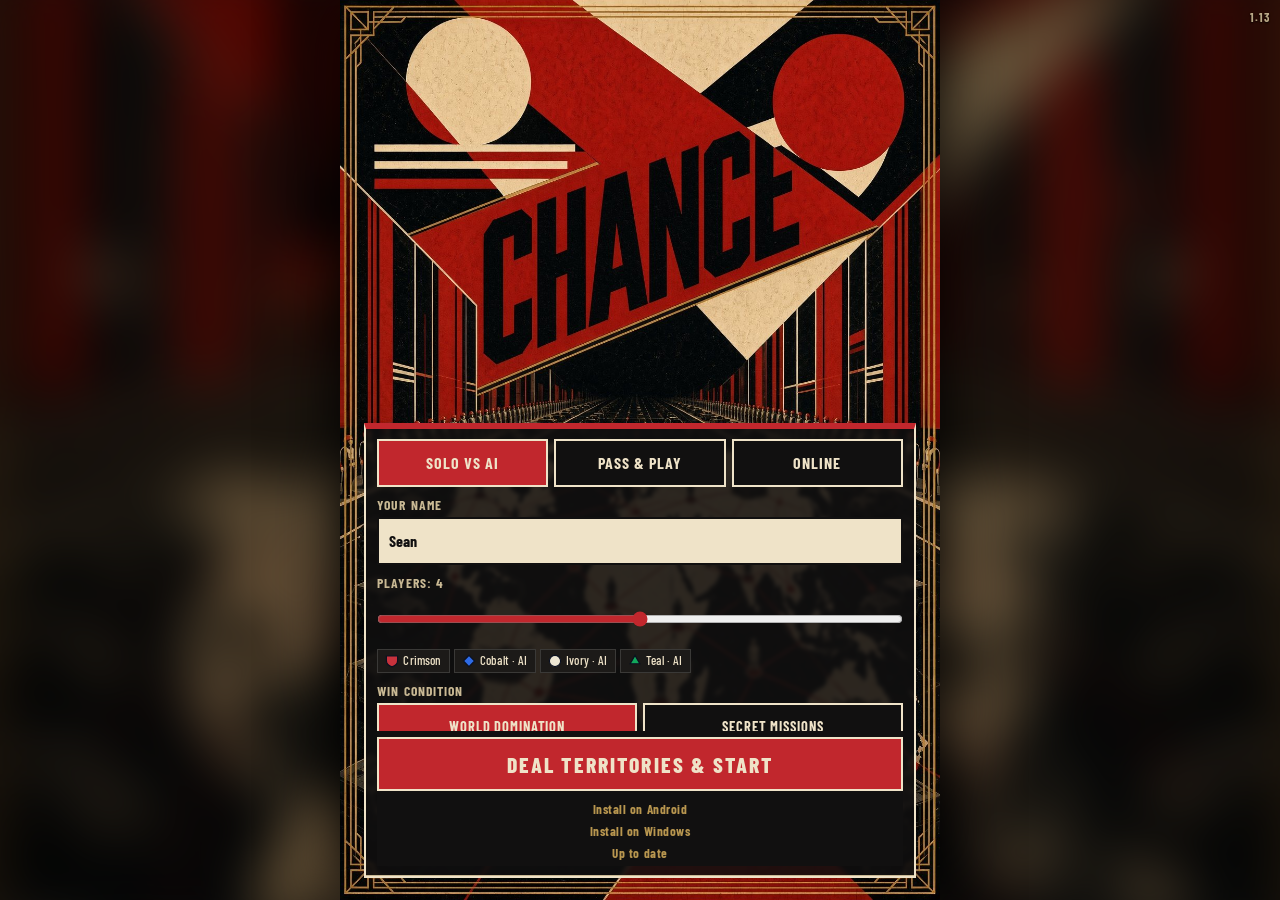
<file: index.html>
<!doctype html>
<html lang="en">
  <head>
    <meta charset="UTF-8" />
    <meta name="viewport" content="width=device-width, initial-scale=1, viewport-fit=cover" />
    <meta name="theme-color" content="#0a1020" />
    <title>Chance 1.13</title>
    <script type="module" crossorigin src="./assets/index-BIp44UW7.js"></script>
    <link rel="stylesheet" crossorigin href="./assets/index-C8gAPzBz.css">
  </head>
  <body>
    <div id="root"></div>
  </body>
</html>
</file>
<file: assets/index-C8gAPzBz.css>
/*! tailwindcss v4.3.3 | MIT License | https://tailwindcss.com */@layer properties{@supports (((-webkit-hyphens:none)) and (not (margin-trim:inline))) or ((-moz-orient:inline) and (not (color:rgb(from red r g b)))){*,:before,:after,::backdrop{--tw-rotate-x:initial;--tw-rotate-y:initial;--tw-rotate-z:initial;--tw-skew-x:initial;--tw-skew-y:initial;--tw-space-y-reverse:0;--tw-font-weight:initial;--tw-tracking:initial;--tw-ordinal:initial;--tw-slashed-zero:initial;--tw-numeric-figure:initial;--tw-numeric-spacing:initial;--tw-numeric-fraction:initial;--tw-shadow:0 0 #0000;--tw-shadow-color:initial;--tw-shadow-alpha:100%;--tw-inset-shadow:0 0 #0000;--tw-inset-shadow-color:initial;--tw-inset-shadow-alpha:100%;--tw-ring-color:initial;--tw-ring-shadow:0 0 #0000;--tw-inset-ring-color:initial;--tw-inset-ring-shadow:0 0 #0000;--tw-ring-inset:initial;--tw-ring-offset-width:0px;--tw-ring-offset-color:#fff;--tw-ring-offset-shadow:0 0 #0000;--tw-outline-style:solid;--tw-blur:initial;--tw-brightness:initial;--tw-contrast:initial;--tw-grayscale:initial;--tw-hue-rotate:initial;--tw-invert:initial;--tw-opacity:initial;--tw-saturate:initial;--tw-sepia:initial;--tw-drop-shadow:initial;--tw-drop-shadow-color:initial;--tw-drop-shadow-alpha:100%;--tw-drop-shadow-size:initial}}}@layer theme{:root,:host{--font-sans:-apple-system, BlinkMacSystemFont, "Segoe UI", Roboto, "Helvetica Neue", "Noto Sans", Arial, sans-serif, "Apple Color Emoji", "Segoe UI Emoji", "Segoe UI Symbol", "Noto Color Emoji";--font-mono:ui-monospace, SFMono-Regular, Menlo, Monaco, Consolas, "Liberation Mono", "Courier New", monospace;--color-red-300:oklch(80.8% .114 19.571);--spacing:.25rem;--container-sm:24rem;--text-xs:.75rem;--text-xs--line-height:calc(1 / .75);--text-sm:.875rem;--text-sm--line-height:calc(1.25 / .875);--text-lg:1.125rem;--text-lg--line-height:calc(1.75 / 1.125);--text-2xl:1.5rem;--text-2xl--line-height:calc(2 / 1.5);--font-weight-bold:700;--font-weight-black:900;--tracking-wider:.05em;--default-font-family:var(--font-sans);--default-mono-font-family:var(--font-mono)}}@layer base{*,:after,:before,::backdrop{box-sizing:border-box;border:0 solid;margin:0;padding:0}::file-selector-button{box-sizing:border-box;border:0 solid;margin:0;padding:0}html,:host{-webkit-text-size-adjust:100%;-moz-tab-size:4;tab-size:4;line-height:1.5;font-family:var(--default-font-family,-apple-system, BlinkMacSystemFont, "Segoe UI", Roboto, "Helvetica Neue", "Noto Sans", Arial, sans-serif, "Apple Color Emoji", "Segoe UI Emoji", "Segoe UI Symbol", "Noto Color Emoji");font-feature-settings:var(--default-font-feature-settings,normal);font-variation-settings:var(--default-font-variation-settings,normal);-webkit-tap-highlight-color:transparent}hr{height:0;color:inherit;border-top-width:1px}abbr:where([title]){-webkit-text-decoration:underline dotted;text-decoration:underline dotted}h1,h2,h3,h4,h5,h6{font-size:inherit;font-weight:inherit}a{color:inherit;-webkit-text-decoration:inherit;text-decoration:inherit}b,strong{font-weight:bolder}code,kbd,samp,pre{font-family:var(--default-mono-font-family,ui-monospace, SFMono-Regular, Menlo, Monaco, Consolas, "Liberation Mono", "Courier New", monospace);font-feature-settings:var(--default-mono-font-feature-settings,normal);font-variation-settings:var(--default-mono-font-variation-settings,normal);font-size:1em}small{font-size:80%}sub,sup{vertical-align:baseline;font-size:75%;line-height:0;position:relative}sub{bottom:-.25em}sup{top:-.5em}table{text-indent:0;border-color:inherit;border-collapse:collapse}:-moz-focusring:where(:not(iframe)){outline:auto}progress{vertical-align:baseline}summary{display:list-item}ol,ul,menu{list-style:none}img,svg,video,canvas,audio,iframe,embed,object{vertical-align:middle;display:block}img,video{max-width:100%;height:auto}button,input,select,optgroup,textarea{font:inherit;font-feature-settings:inherit;font-variation-settings:inherit;letter-spacing:inherit;color:inherit;opacity:1;background-color:#0000;border-radius:0}::file-selector-button{font:inherit;font-feature-settings:inherit;font-variation-settings:inherit;letter-spacing:inherit;color:inherit;opacity:1;background-color:#0000;border-radius:0}:where(select:is([multiple],[size])) optgroup{font-weight:bolder}:where(select:is([multiple],[size])) optgroup option{padding-inline-start:20px}::file-selector-button{margin-inline-end:4px}::placeholder{opacity:1}@supports (not ((-webkit-appearance:-apple-pay-button))) or (contain-intrinsic-size:1px){::placeholder{color:currentColor}@supports (color:color-mix(in lab,red,red)){::placeholder{color:color-mix(in oklab,currentcolor 50%,transparent)}}}textarea{resize:vertical}::-webkit-search-decoration{-webkit-appearance:none}::-webkit-date-and-time-value{min-height:1lh;text-align:inherit}::-webkit-datetime-edit{display:inline-flex}::-webkit-datetime-edit-fields-wrapper{padding:0}::-webkit-datetime-edit{padding-block:0}::-webkit-datetime-edit-year-field{padding-block:0}::-webkit-datetime-edit-month-field{padding-block:0}::-webkit-datetime-edit-day-field{padding-block:0}::-webkit-datetime-edit-hour-field{padding-block:0}::-webkit-datetime-edit-minute-field{padding-block:0}::-webkit-datetime-edit-second-field{padding-block:0}::-webkit-datetime-edit-millisecond-field{padding-block:0}::-webkit-datetime-edit-meridiem-field{padding-block:0}::-webkit-calendar-picker-indicator{line-height:1}:-moz-ui-invalid{box-shadow:none}button,input:where([type=button],[type=reset],[type=submit]){-webkit-appearance:button;-moz-appearance:button;appearance:button}::file-selector-button{-webkit-appearance:button;-moz-appearance:button;appearance:button}::-webkit-inner-spin-button{height:auto}::-webkit-outer-spin-button{height:auto}[hidden]:where(:not([hidden=until-found])){display:none!important}}@layer components;@layer utilities{.invisible{visibility:hidden}.visible{visibility:visible}.relative{position:relative}.static{position:static}.my-1{margin-block:var(--spacing)}.my-2{margin-block:calc(var(--spacing) * 2)}.mt-1{margin-top:var(--spacing)}.mt-2{margin-top:calc(var(--spacing) * 2)}.mb-1{margin-bottom:var(--spacing)}.mb-2{margin-bottom:calc(var(--spacing) * 2)}.mb-3{margin-bottom:calc(var(--spacing) * 3)}.block{display:block}.flex{display:flex}.grid{display:grid}.hidden{display:none}.inline{display:inline}.inline-block{display:inline-block}.table{display:table}.w-full{width:100%}.max-w-sm{max-width:var(--container-sm)}.flex-1{flex:1}.shrink{flex-shrink:1}.grow{flex-grow:1}.transform{transform:var(--tw-rotate-x,) var(--tw-rotate-y,) var(--tw-rotate-z,) var(--tw-skew-x,) var(--tw-skew-y,)}.cursor-pointer{cursor:pointer}.resize{resize:both}.grid-cols-2{grid-template-columns:repeat(2,minmax(0,1fr))}.grid-cols-3{grid-template-columns:repeat(3,minmax(0,1fr))}.flex-wrap{flex-wrap:wrap}.items-center{align-items:center}.justify-center{justify-content:center}.gap-1{gap:var(--spacing)}.gap-1\.5{gap:calc(var(--spacing) * 1.5)}.gap-2{gap:calc(var(--spacing) * 2)}:where(.space-y-1>:not(:last-child)){--tw-space-y-reverse:0;margin-block-start:calc(var(--spacing) * var(--tw-space-y-reverse));margin-block-end:calc(var(--spacing) * calc(1 - var(--tw-space-y-reverse)))}.rounded{border-radius:.25rem}.text-center{text-align:center}.text-left{text-align:left}.align-middle{vertical-align:middle}.text-2xl{font-size:var(--text-2xl);line-height:var(--tw-leading,var(--text-2xl--line-height))}.text-lg{font-size:var(--text-lg);line-height:var(--tw-leading,var(--text-lg--line-height))}.text-sm{font-size:var(--text-sm);line-height:var(--tw-leading,var(--text-sm--line-height))}.text-xs{font-size:var(--text-xs);line-height:var(--tw-leading,var(--text-xs--line-height))}.font-black{--tw-font-weight:var(--font-weight-black);font-weight:var(--font-weight-black)}.font-bold{--tw-font-weight:var(--font-weight-bold);font-weight:var(--font-weight-bold)}.tracking-wider{--tw-tracking:var(--tracking-wider);letter-spacing:var(--tracking-wider)}.text-\[\#C9B994\]{color:#c9b994}.text-\[\#E9DCC0\]{color:#e9dcc0}.text-\[\#ffd257\]{color:#ffd257}.text-red-300{color:var(--color-red-300)}.uppercase{text-transform:uppercase}.tabular-nums{--tw-numeric-spacing:tabular-nums;font-variant-numeric:var(--tw-ordinal,) var(--tw-slashed-zero,) var(--tw-numeric-figure,) var(--tw-numeric-spacing,) var(--tw-numeric-fraction,)}.line-through{text-decoration-line:line-through}.accent-\[\#C1272D\]{accent-color:#c1272d}.opacity-40{opacity:.4}.shadow{--tw-shadow:0 1px 3px 0 var(--tw-shadow-color,#0000001a), 0 1px 2px -1px var(--tw-shadow-color,#0000001a);box-shadow:var(--tw-inset-shadow),var(--tw-inset-ring-shadow),var(--tw-ring-offset-shadow),var(--tw-ring-shadow),var(--tw-shadow)}.ring{--tw-ring-shadow:var(--tw-ring-inset,) 0 0 0 calc(1px + var(--tw-ring-offset-width)) var(--tw-ring-color,currentcolor);box-shadow:var(--tw-inset-shadow),var(--tw-inset-ring-shadow),var(--tw-ring-offset-shadow),var(--tw-ring-shadow),var(--tw-shadow)}.outline{outline-style:var(--tw-outline-style);outline-width:1px}.filter{filter:var(--tw-blur,) var(--tw-brightness,) var(--tw-contrast,) var(--tw-grayscale,) var(--tw-hue-rotate,) var(--tw-invert,) var(--tw-saturate,) var(--tw-sepia,) var(--tw-drop-shadow,)}}@font-face{font-family:Chance Serif;src:url(./DejaVuSerif-Bold-DDJWXn0h.ttf)format("truetype");font-weight:700;font-display:block}@font-face{font-family:Chance Condensed;src:url(./BarlowCondensed-Medium-D5SstYzJ.ttf)format("truetype");font-weight:500;font-display:swap}@font-face{font-family:Chance Condensed;src:url(./BarlowCondensed-Bold-B8gd-ZdH.ttf)format("truetype");font-weight:700;font-display:swap}@font-face{font-family:Chance Condensed;src:url(./BarlowCondensed-ExtraBold-BvZWzdVf.ttf)format("truetype");font-weight:800;font-display:swap}:root{--red:#c1272d;--red-hi:#d8363c;--ink:#111010;--ink2:#1c1a18;--cream:#efe3c8;--cream2:#c9b994;--gold:#b8964f}html,body,#root{background:var(--ink);color:var(--cream);letter-spacing:.01em;margin:0;font-family:Chance Condensed,Barlow Condensed,Arial Narrow,system-ui,sans-serif;font-weight:500}.menu-bg{background:var(--ink)}.btn{background:var(--ink);border:2px solid var(--cream);color:var(--cream);text-transform:uppercase;letter-spacing:.06em;border-radius:0;padding:.4rem .8rem;font-weight:700}.btn:hover{background:#2a2622}.btn:disabled,.btn:disabled:hover{opacity:.45;cursor:not-allowed;background:var(--ink);filter:grayscale(.2)}.btn-on{background:var(--red);color:var(--cream);border-color:var(--cream)}.btn-on:hover{background:var(--red-hi)}.btn-sm{padding:.3rem .65rem;font-size:.9rem}.btn-xs{border-width:1px;padding:.15rem .45rem;font-size:.78rem}.btn-start{letter-spacing:.1em;box-shadow:4px 4px 0 var(--ink);padding:.55rem;font-size:1.35rem;font-weight:800}.panel{border:2px solid var(--cream2);border-top:6px solid var(--red);background:#111010ee;border-radius:0;padding:.6rem .75rem}.card{background:var(--cream);color:var(--ink);border:1px solid var(--ink);border-radius:0;padding:.15rem .4rem;font-size:.78rem;font-weight:700}.wordmark{letter-spacing:.08em;background:var(--red);color:var(--ink);padding:0 .5rem;font-size:1.35rem;font-weight:800;display:inline-block;transform:skew(-12deg)}.lbl{text-transform:uppercase;letter-spacing:.08em;color:var(--cream2);margin-bottom:.1rem;font-size:.85rem;font-weight:700;display:block}.field{background:var(--cream);width:100%;color:var(--ink);border:2px solid var(--ink);border-radius:0;padding:.3rem .6rem;font-size:1rem;font-weight:700}.chip{background:var(--ink2);border:1px solid #fff2;align-items:center;gap:.25rem;padding:.1rem .45rem;font-size:.8rem;display:flex}.hint{color:var(--cream2);margin-bottom:.5rem;font-size:.82rem;line-height:1.2}.install-links{flex-direction:column;align-items:center;gap:.15rem;margin-top:.55rem;display:flex}.install-links a,.install-links button[data-act=update]{letter-spacing:.04em;color:var(--gold);text-align:center;cursor:pointer;background:0 0;border:0;padding:0;font-family:inherit;font-size:.82rem;font-weight:700;text-decoration:none}.install-links a:hover,.install-links button[data-act=update]:hover{color:var(--cream)}.install-links button[data-act=update]:disabled{cursor:default;opacity:.85}.build-label{top:calc(8px + env(safe-area-inset-top));right:calc(10px + env(safe-area-inset-right));letter-spacing:.08em;color:var(--cream2);opacity:.9;pointer-events:none;z-index:5;text-shadow:0 1px 2px #000;margin:0;font-size:.78rem;font-weight:700;position:fixed}.title-screen{background:var(--ink);justify-content:center;align-items:center;display:flex;position:fixed;top:0;right:0;bottom:0;left:0;overflow:hidden}.title-screen:before{content:"";background:var(--poster) center / cover no-repeat;filter:blur(28px)brightness(.45)saturate(1.2);position:absolute;top:-40px;right:-40px;bottom:-40px;left:-40px}.poster-box{aspect-ratio:2/3;max-width:100vw;height:min(100dvh,150vw);position:relative;box-shadow:0 0 60px #000}.poster-img{object-fit:contain;-webkit-user-select:none;user-select:none;width:100%;height:100%;display:block}.poster-slot{justify-content:center;align-items:flex-end;display:flex;position:absolute;top:47%;right:4%;bottom:2.5%;left:4%}.poster-panel{border:2px solid var(--cream);border-top:6px solid var(--red);-webkit-backdrop-filter:blur(2px);backdrop-filter:blur(2px);width:100%;max-height:100%;color:var(--cream);background:#111010dd;padding:.6rem .7rem;overflow-y:auto}.poster-panel.loading{text-align:center;text-transform:uppercase;letter-spacing:.15em;max-width:70%;font-size:1.1rem;font-weight:800}.loadbar{border:2px solid var(--cream);height:10px;margin-bottom:.4rem;overflow:hidden}.loadbar i{background:var(--red);width:40%;height:100%;animation:.9s ease-in-out infinite alternate load;display:block}@keyframes load{0%{transform:translate(-100%)}to{transform:translate(250%)}}@media(max-aspect-ratio:2/3){.title-screen{align-items:flex-start}.poster-box{width:100vw;height:auto}.poster-slot{top:auto;left:16px;right:16px;bottom:calc(16px + env(safe-area-inset-bottom));position:fixed}.poster-panel{max-height:calc(100dvh - 32px - 82vw)}}.turnchip{text-transform:uppercase;letter-spacing:.05em;text-transform:capitalize;border:2px solid #0a1020;border-radius:0;margin-left:auto;padding:.15rem .7rem;font-size:.8rem;font-weight:700}.overlay{z-index:20;background:#111010cc;justify-content:center;align-items:center;display:flex;position:fixed;top:0;right:0;bottom:0;left:0}.game{box-sizing:border-box;height:100dvh;max-height:100dvh;padding:env(safe-area-inset-top,0px) env(safe-area-inset-right,0px) env(safe-area-inset-bottom,0px) env(safe-area-inset-left,0px);display:grid;overflow:hidden}.topbar{background:var(--ink);border-bottom:4px solid var(--red);align-items:center;gap:6px;padding:4px 6px;display:flex}.boardwrap{touch-action:none;background:#020611;position:relative;overflow:hidden}.board{touch-action:none;-webkit-user-select:none;user-select:none;display:block}.side{flex-direction:column;min-width:0;min-height:0;display:flex}.zoombar{z-index:2;flex-wrap:nowrap;display:flex}.hitpad{fill:#0000;stroke:none;cursor:pointer;pointer-events:all}.labels,.oceans,.sealinks,.landroute{pointer-events:none}.terr{fill:#0000;stroke:#0000;cursor:pointer}.terr:hover{fill:#ffffff14}.terr.sel{fill:#ffffff2e;stroke:#fff;stroke-width:8px}.terr.tgt{fill:#ffd2571f;stroke:#ffd257;stroke-width:6px;stroke-dasharray:18 12}.army{pointer-events:none}.piece *{vector-effect:non-scaling-stroke}.plate,.piece,.dust,.merge{transform-box:fill-box;transform-origin:50%}.plate.drop{animation:.12s ease-out drop}@keyframes drop{0%{transform:scale(1.15)}to{transform:scale(1)}}.dust{opacity:0;animation:.42s ease-out dust}@keyframes dust{0%{opacity:.45;transform:scale(.8)}to{opacity:0;transform:scale(1.8)}}.plate.merge{animation:.12s ease-out drop}.merge .piece:first-child{animation:.26s cubic-bezier(.3,1.6,.6,1) snap}@keyframes snap{0%{opacity:.3;transform:scale(.4)}to{opacity:1;transform:scale(1)}}.plate.flip{animation:.18s ease-in-out flip}@keyframes flip{0%{transform:scaleX(-1)}50%{transform:scaleX(0)}to{transform:scaleX(1)}}.capflash{opacity:0;pointer-events:none;animation:.7s ease-out capflash}@keyframes capflash{0%{opacity:.25}to{opacity:0}}.pulse{opacity:0;pointer-events:none;animation:1.1s ease-out pulse}@keyframes pulse{50%{opacity:.5}}.attack{pointer-events:none}.arc{animation:.6s linear infinite march}@keyframes march{to{stroke-dashoffset:-140px}}.dicefloat{animation:1.3s ease-out forwards float}@keyframes float{0%{opacity:0;transform:translateY(20px)}15%{opacity:1}80%{opacity:1}to{opacity:0;transform:translateY(-40px)}}.flag{animation:.2s ease-out drop}@media(prefers-reduced-motion:reduce){:not(.mush-static):not(.die):not(.die-win){animation:none!important}}.zoombar.chipbar{background:var(--ink);scrollbar-width:none;border-bottom:1px solid #fff2;max-width:none;padding:.3rem .5rem;position:static}.zoombar.chipbar .btn-xs{white-space:nowrap;flex:none;padding:.2rem .55rem;font-size:.75rem}.mission{background:var(--cream);color:var(--ink);border:1px solid #0a1020;border-radius:0;padding:.4rem .6rem;border-left:6px solid var(--red)!important}.btn-nuke{color:var(--ink);border-color:var(--ink);background:#ffd21f}.btn-rev{background:var(--red);color:var(--cream)}.overlay-soft{background:#0a080673}.nukeprompt{box-shadow:0 0 0 4px var(--ink),0 0 40px #ffd21f59;border:3px solid #ffd21f}.nukeprompt.boom{animation:.5s 2 shake}.nukeprompt.rev{border-color:var(--red);box-shadow:0 0 0 4px var(--ink),0 0 40px #c1272d80}.nukehead{letter-spacing:.06em;color:#ffd21f;font-family:Barlow Condensed,sans-serif;font-size:1.9rem;font-weight:900;line-height:1}.nukeprompt.rev .nukehead{color:#ff6b6b}.bigdie{background:var(--cream);width:46px;height:46px;color:var(--ink);border:2px solid var(--ink);box-shadow:0 3px 0 var(--ink);border-radius:8px;place-items:center;font:900 26px Barlow Condensed,sans-serif;display:inline-grid}.bigdie.rolling{animation:.35s linear infinite roll}.bigdie.dbl{background:#7be08a}.homebadge{color:var(--cream2);align-items:center;gap:1px;font-size:11px;display:inline-flex}@keyframes roll{0%{transform:rotate(0)}50%{transform:rotate(14deg)translateY(-3px)}to{transform:rotate(0)}}@keyframes shake{0%,to{transform:translate(0)}25%{transform:translate(-6px)}75%{transform:translate(6px)}}.nukefx .ring{stroke:#ffd21f;transform-box:fill-box;transform-origin:50%;animation:1.3s ease-out forwards blast}.nukefx .r2{stroke:#ff5a1f;animation-delay:.15s}.nukefx .core{fill:#fff6c2;transform-box:fill-box;transform-origin:50%;animation:1.2s ease-out forwards flash}.nukefx.rev .ring{stroke:#c1272d}.nukefx.rev .core{fill:#ff9b9b}.nukefx.blocked .ring{stroke:#7be08a}.nukefx.blocked .core{fill:#c9f5cf}@keyframes blast{0%{opacity:1;transform:scale(.3)}to{opacity:0;transform:scale(6)}}@keyframes flash{0%{opacity:1;transform:scale(.2)}40%{opacity:.9;transform:scale(2.2)}to{opacity:0;transform:scale(3)}}.nuked .glow{transform-box:fill-box;transform-origin:50%;animation:2.4s ease-in-out infinite glow}@keyframes glow{50%{opacity:.4;transform:scale(1.25)}}.crosswarn{color:#fde68a;background:#facc151f;border:1px solid #facc15;border-radius:6px;padding:6px 8px}.mushroom *{transform-box:fill-box}.mushroom .mush-anim{animation:2.3s linear forwards m-all}.mushroom .mush-static{display:none}.mushroom .m-flash{transform-origin:50%;animation:2.3s ease-out forwards m-flash}.mushroom .m-shock{transform-origin:50%;animation:2.3s ease-out forwards m-shock}.mushroom .m-ground{transform-origin:50%;animation:2.3s ease-out forwards m-ground}.mushroom .m-stem{transform-origin:50% 100%;animation:2.3s cubic-bezier(.2,.8,.3,1) forwards m-stem}.mushroom .m-cap{transform-origin:50% 100%;animation:2.3s cubic-bezier(.2,.8,.3,1) forwards m-cap}.mushroom .m-rays{transform-origin:50%;animation:2.3s ease-out forwards m-rays}@keyframes m-all{0%,82%{opacity:1}to{opacity:0}}@keyframes m-flash{0%{opacity:1;transform:scale(.1)}12%{opacity:1;transform:scale(1.25)}22%{opacity:0;transform:scale(1.5)}to{opacity:0}}@keyframes m-shock{0%{opacity:0;transform:scale(.2)}6%{opacity:1}45%{opacity:0;transform:scale(2.6)}to{opacity:0}}@keyframes m-ground{0%,6%{transform:scale(0)}25%{transform:scale(1.15)}35%,to{transform:scale(1)}}@keyframes m-stem{0%,8%{transform:scaleY(0)}40%,to{transform:scaleY(1)}}@keyframes m-cap{0%,8%{transform:translateY(160px)scale(.15)}40%{transform:translateY(0)scale(1.06)}52%,to{transform:translateY(0)scale(1)}}@keyframes m-rays{0%,30%{opacity:0;transform:scale(0)rotate(0)}48%{opacity:1;transform:scale(1)rotate(8deg)}80%{opacity:1}to{opacity:0;transform:scale(1.08)rotate(18deg)}}@media(prefers-reduced-motion:reduce){.mushroom .mush-anim{display:none}.mushroom .mush-static{animation:1.8s ease-in-out forwards m-fade;display:inline}}@keyframes m-fade{0%{opacity:0}25%,70%{opacity:1}to{opacity:0}}.roomcode{letter-spacing:.28em;color:#f3e9d2;text-align:center;background:#1a1414;border:3px solid #c1272d;margin-bottom:4px;padding:6px 0 4px .28em;font:900 44px/1 Oswald,Impact,sans-serif;box-shadow:4px 4px #000}.seats{gap:3px;margin:0;padding:0;list-style:none;display:grid}.seat{background:#00000059;border-left:4px solid #c1272d;align-items:center;gap:6px;padding:4px 6px;font-size:13px;display:flex}.seat.empty{opacity:.45;border-left-color:#6b5f4a;font-style:italic}.seat .tag{letter-spacing:.08em;color:#111;background:#e9dcc0;padding:0 4px;font-size:10px;font-weight:800}.seat .dot{background:#6b5f4a;border-radius:50%;width:9px;height:9px}.seat .dot.on{background:#6fd36a}.code-field{text-transform:uppercase;letter-spacing:.3em;font-weight:800}.roomchip{letter-spacing:.08em;color:#f3e9d2;white-space:nowrap;background:#1a1414;border:2px solid #c1272d;margin-left:auto;margin-right:6px;padding:2px 6px;font-size:11px;font-weight:800}.setup-mission{z-index:4;max-width:min(360px,100% - 64px);font-size:13px;position:absolute;top:8px;left:8px}.setup-mission b{margin-right:8px;display:inline-block}.setup-mission span{margin-top:3px;display:block}.player-strip{scrollbar-width:thin;flex:1;gap:4px;min-width:0;display:flex;overflow-x:auto}.player-name{border:2px solid;border-radius:5px;flex:1;justify-content:center;align-items:center;gap:3px;min-width:0;padding:3px 4px;font-size:12px;display:flex}.player-name>span{text-overflow:ellipsis;white-space:nowrap;overflow:hidden}.player-name>svg{flex:none}.player-name[data-current]{font-weight:800;box-shadow:0 0 0 1px #f3e9d2}.player-name.eliminated{opacity:.4;text-decoration:line-through}.phone-land .topbar{gap:6px}.phone-land .wordmark{display:none}.phone-land .turnchip{white-space:nowrap;text-overflow:ellipsis;max-width:170px;font-size:12px;overflow:hidden}.mission-intro{opacity:1;touch-action:auto;transition:opacity .6s ease-out}.mission-intro.is-fading{opacity:0;pointer-events:none}.phone-land .mission-intro{max-width:27vw;font-size:12px}.portrait .mission-intro{max-width:calc(100% - 16px);top:auto;bottom:8px}.btn,.btn-sm,.btn-xs,.btn-start,.field,.side-toggle,input[type=range],label:has(input[type=checkbox]),#chance-chat button,#chance-chat input{box-sizing:border-box;min-width:48px;min-height:48px}label:has(input[type=checkbox]){align-items:center;display:flex}input[type=checkbox]{flex:none}.poster-panel{-webkit-overflow-scrolling:touch;overscroll-behavior:contain;box-shadow:inset 0 -1px var(--cream2)}.poster-panel .menu-foot{z-index:2;background:#111010;margin-top:.15rem;padding:.4rem 0 .15rem;position:sticky;bottom:0}.poster-panel .btn-start{box-shadow:none;position:static}@media(max-aspect-ratio:2/3){.poster-panel{max-height:calc(100dvh - 32px - 65vw);padding:.4rem .6rem}}@media(orientation:landscape)and (max-height:520px){.poster-box{aspect-ratio:auto;grid-template-columns:35% 65%;width:100%;max-width:100%;height:100%;display:grid}.poster-img{object-fit:contain}.poster-slot{min-height:0;padding:12px;position:static}.poster-panel{max-height:calc(100dvh - 24px)}}.game.portrait,.game.desktop,.game.phone-land{grid-template-rows:auto minmax(0,1fr);grid-template-columns:minmax(0,1fr)}.game .topbar{z-index:5;grid-area:1/1;position:relative}.game .boardwrap{grid-area:2/1;width:100%;min-width:0;height:100%;min-height:0}.game .board{aspect-ratio:auto;width:100%;height:100%}.game .side{z-index:38;-webkit-backdrop-filter:blur(10px);border:2px solid var(--cream2);border-top:6px solid var(--red);touch-action:none;cursor:grab;background:#1110109e;flex-direction:column;gap:0;width:280px;max-width:calc(100vw - 64px);max-height:calc(100dvh - 56px);padding:0;display:flex;position:fixed;top:128px;right:56px;overflow:hidden;box-shadow:4px 4px #00000073}.game .side .panel{background:0 0}.game.portrait .side:not(.is-placed){inset:auto auto 8px 8px}.game .side.is-placed{bottom:auto;right:auto}.game .side[hidden]{display:none!important}.game .side-toggle{z-index:2;background:var(--ink);flex:none;align-self:stretch;position:sticky;top:0}.game.side-min .side-toggle{align-self:stretch}.side-handle{cursor:grab;touch-action:none;-webkit-user-select:none;user-select:none;letter-spacing:.14em;text-transform:uppercase;min-height:28px;color:var(--cream2);border-bottom:1px solid #fff2;flex:none;justify-content:center;align-items:center;padding:4px 8px;font-size:11px;font-weight:800;display:flex}.side-handle:active{cursor:grabbing}.info-scroll{overscroll-behavior:contain;-webkit-overflow-scrolling:touch;touch-action:pan-y;cursor:default;flex-direction:column;flex:auto;gap:6px;min-height:0;padding:6px;display:flex;overflow:hidden auto}.game .side .action-dock .panel{border:0;border-top:6px solid var(--red);padding:6px;display:block}.action-dock{flex:none}.action-dock .panel>p{margin-bottom:4px;font-size:13px;line-height:1.15}.action-dock .panel>p:empty{display:none}.action-dock input[type=range]{touch-action:auto;width:100%}.info-details{flex-direction:column;flex:none;gap:6px;display:flex}.side-min .info-details{display:none}.players-panel{order:-2}.continents-panel{order:-1}.player-row{gap:4px;min-height:24px;font-size:13px}.player-row>svg{flex:none}.player-row>span:first-of-type{text-overflow:ellipsis;white-space:nowrap;overflow:hidden}.player-row>span:last-child{white-space:nowrap;font-size:12px}.continents-panel{flex-direction:column;gap:4px;display:flex}.continents-panel>p{width:100%}.continent-row{flex:none;width:100%;font-size:12px}.continent-name{min-width:0;display:inline}.game .info-details{display:contents}.game.side-min .info-details{display:none}.game .action-dock{order:2}.game .players-panel{order:-2;padding:4px 6px}.game .continents-panel{order:-1;padding:4px 6px}.game.portrait .side,.game.phone-land .side{width:min(360px,100vw - 64px)}.game.portrait .side .panel{margin:0}.game .overlay{z-index:100;background:#0a0806c7}.game .mission-intro{max-width:min(280px,100% - 16px);font-size:13px;top:auto;bottom:8px;left:8px}.game.phone-land .mission-intro{max-width:min(280px,46vw)}.game .topbar{min-width:0}.game.phone-land .topbar .turnchip{max-width:135px}.game.phone-land .player-strip{gap:2px}.game.phone-land .player-name{padding:3px 2px;font-size:11px}#chance-chat .chat-close{justify-content:center;align-items:center}#chance-chat .chat-tab{width:48px;height:96px}:root{--chat-tab-w:48px;--chat-tab-h:96px}.roomcode,.nukehead,.bigdie{font-family:Chance Condensed,sans-serif}.selection-callout{z-index:3;background:var(--ink);border:1px solid var(--cream2);pointer-events:none;max-width:calc(100% - 16px);padding:4px 8px;font-size:13px;position:absolute;bottom:8px;left:8px}.game.portrait .topbar .wordmark{display:none}.game .topbar .side-toggle{flex:none;align-self:center;position:static}.game.portrait .topbar .side-toggle{width:auto}.game .side .action-dock{min-width:0}.game .side .action-dock .panel{display:block}@media(orientation:landscape)and (max-height:520px){.poster-box{grid-template-rows:minmax(0,1fr);height:100dvh;min-height:0}.poster-img{min-height:0}.poster-slot{box-sizing:border-box;align-items:center;height:100dvh;overflow:hidden}.poster-panel{box-sizing:border-box;flex:none;height:auto;max-height:calc(100dvh - 24px)}}.game-hidden{display:none!important}.btn-return{z-index:3;position:sticky;top:0}.game .player-strip{margin-left:auto}.game .player-name[data-current]{flex:1.6}.game.portrait .player-name:not([data-current]){flex:none;max-width:none;padding:3px}.game.portrait .player-name:not([data-current])>span{display:none}.game.phone-land .player-name[data-current]{font-size:11px}.game .side:active{cursor:grabbing}.jump-toggle{color:var(--cream)}@property --tw-rotate-x{syntax:"*";inherits:false}@property --tw-rotate-y{syntax:"*";inherits:false}@property --tw-rotate-z{syntax:"*";inherits:false}@property --tw-skew-x{syntax:"*";inherits:false}@property --tw-skew-y{syntax:"*";inherits:false}@property --tw-space-y-reverse{syntax:"*";inherits:false;initial-value:0}@property --tw-font-weight{syntax:"*";inherits:false}@property --tw-tracking{syntax:"*";inherits:false}@property --tw-ordinal{syntax:"*";inherits:false}@property --tw-slashed-zero{syntax:"*";inherits:false}@property --tw-numeric-figure{syntax:"*";inherits:false}@property --tw-numeric-spacing{syntax:"*";inherits:false}@property --tw-numeric-fraction{syntax:"*";inherits:false}@property --tw-shadow{syntax:"*";inherits:false;initial-value:0 0 #0000}@property --tw-shadow-color{syntax:"*";inherits:false}@property --tw-shadow-alpha{syntax:"<percentage>";inherits:false;initial-value:100%}@property --tw-inset-shadow{syntax:"*";inherits:false;initial-value:0 0 #0000}@property --tw-inset-shadow-color{syntax:"*";inherits:false}@property --tw-inset-shadow-alpha{syntax:"<percentage>";inherits:false;initial-value:100%}@property --tw-ring-color{syntax:"*";inherits:false}@property --tw-ring-shadow{syntax:"*";inherits:false;initial-value:0 0 #0000}@property --tw-inset-ring-color{syntax:"*";inherits:false}@property --tw-inset-ring-shadow{syntax:"*";inherits:false;initial-value:0 0 #0000}@property --tw-ring-inset{syntax:"*";inherits:false}@property --tw-ring-offset-width{syntax:"<length>";inherits:false;initial-value:0}@property --tw-ring-offset-color{syntax:"*";inherits:false;initial-value:#fff}@property --tw-ring-offset-shadow{syntax:"*";inherits:false;initial-value:0 0 #0000}@property --tw-outline-style{syntax:"*";inherits:false;initial-value:solid}@property --tw-blur{syntax:"*";inherits:false}@property --tw-brightness{syntax:"*";inherits:false}@property --tw-contrast{syntax:"*";inherits:false}@property --tw-grayscale{syntax:"*";inherits:false}@property --tw-hue-rotate{syntax:"*";inherits:false}@property --tw-invert{syntax:"*";inherits:false}@property --tw-opacity{syntax:"*";inherits:false}@property --tw-saturate{syntax:"*";inherits:false}@property --tw-sepia{syntax:"*";inherits:false}@property --tw-drop-shadow{syntax:"*";inherits:false}@property --tw-drop-shadow-color{syntax:"*";inherits:false}@property --tw-drop-shadow-alpha{syntax:"<percentage>";inherits:false;initial-value:100%}@property --tw-drop-shadow-size{syntax:"*";inherits:false}.die{display:inline-grid;grid-template:repeat(3,1fr)/repeat(3,1fr);width:38px;height:38px;padding:5px;gap:1px;border-radius:8px;box-sizing:border-box;flex:none;position:relative}.die i{display:block;border-radius:50%}.die-att{background:linear-gradient(145deg,#e8443a,#a8140e);box-shadow:inset 0 -3px #00000040,0 2px 6px #00000080}.die-att i.pip{background:#fff}.die-def{background:linear-gradient(145deg,#fff,#dcd6c8);box-shadow:inset 0 -3px #00000026,0 2px 6px #00000080}.die-def i.pip{background:#111}.die-q{grid-column:1/-1;grid-row:1/-1;display:grid;place-items:center;font:800 18px Chance Condensed,sans-serif;color:#555}.die.rolling{animation:die-tumble .8s cubic-bezier(.3,.7,.4,1) both;animation-delay:calc(var(--i,0) * 25ms)}.die.settled{animation:die-settle .25s ease-out}@keyframes die-tumble{0%{transform:translate(-40px,-30px) rotate(-200deg) scale(.6);opacity:0}25%{transform:translate(10px,6px) rotate(120deg) scale(1.1);opacity:1}50%{transform:translate(-6px,-10px) rotate(-60deg)}75%{transform:translate(4px,3px) rotate(25deg)}to{transform:none}}@keyframes die-settle{0%{transform:scale(1.18)}to{transform:none}}@keyframes die-fade{0%{opacity:0}to{opacity:1}}@keyframes die-win{0%,to{filter:brightness(1);box-shadow:0 0 0 2px #ffe56a,0 0 10px #ffd21f}50%{filter:brightness(1.35);box-shadow:0 0 0 3px #fff3a8,0 0 16px #ffd21f}}.die-win{box-shadow:0 0 0 2px #ffe56a,0 0 12px #ffd21f;animation:die-win .7s ease-in-out 2;z-index:1}.die-lose{opacity:.38;filter:grayscale(.35);transform:scale(.92);transition:opacity .35s ease,filter .35s ease,transform .35s ease}.dicetray{position:fixed;top:10px;left:50%;transform:translate(-50%);z-index:40;display:flex;flex-direction:column;align-items:center;gap:3px;background:#1110109e;backdrop-filter:blur(10px);-webkit-backdrop-filter:blur(10px);border:1px solid #6b5a3a;border-radius:12px;padding:8px 10px;color:#f3e9d2;pointer-events:auto;touch-action:none;cursor:grab;width:max-content;min-width:0;-webkit-user-select:none;user-select:none}.dicetray.is-placed{transform:none}.dicetray:active{cursor:grabbing}.dt-row{display:flex;align-items:center;gap:8px}.dt-dice{display:flex;gap:6px}.dt-who{font-size:12px;font-weight:700;min-width:56px}.dt-row:first-child .dt-who{text-align:right}.dt-vs{font-size:10px;letter-spacing:.2em;color:#c9b994}.dt-res{font-size:12px;margin:2px 0 0}.nukedie{display:inline-block;border-radius:10px}.nukedie .die{width:52px;height:52px;padding:7px}.nukedie.dbl{box-shadow:0 0 0 3px #57ff8a,0 0 18px #57ff8a}.bigdie{background:#fff!important;color:#111!important}.portrait .dicetray{top:6px;padding:6px 10px}.portrait .die{width:32px;height:32px;padding:4px}.btn-roll{background:#b3221a;color:#fff;border-color:#e8443a}@media(prefers-reduced-motion:reduce){.die.rolling,.die.settled{animation:die-fade .3s ease-out both}.die-win{animation:none}.die-lose{transition:none}}.dt-actions{display:flex;justify-content:center}.dt-actions:empty{display:none}.dt-actions button{min-height:44px;touch-action:manipulation;cursor:pointer}.dicetray{max-width:calc(100% - 16px);box-sizing:border-box}.dt-title{font-size:13px;text-align:center;max-width:100%;white-space:nowrap;overflow:hidden;text-overflow:ellipsis}.dt-fight{gap:8px}.dt-who-line{font-size:11px;font-weight:700;margin:0;color:#efe3c8;text-align:center;max-width:100%;white-space:nowrap;overflow:hidden;text-overflow:ellipsis}.game .dicetray{width:max-content;min-width:0;max-width:calc(100vw - 16px);max-height:calc(100dvh - 16px);overflow-y:auto;padding:6px 8px}.phone-land .dicetray{max-width:calc(100vw - 16px)}.dt-actions button{min-height:48px;min-width:48px}.phone-land .dicetray{gap:2px}.phone-land .dt-title{line-height:1.1}.phone-land .die{width:32px;height:32px;padding:4px}.phone-land .dt-res{line-height:1.1}:root{--chat-width:min(82vw,360px);--chat-tab-w:40px;--chat-tab-h:92px;--chat-tab-offset:14px;--chat-tab-bottom:80px;--chat-top:56px;--chat-bottom:0px;--chat-right:0px;--chat-z:45;--chat-open-ms:.22s;--chat-close-ms:.18s;--chat-overshoot:6px}#chance-chat-scrim{position:fixed;left:0;right:var(--chat-right);top:var(--chat-top);bottom:var(--chat-bottom);background:#0006;z-index:calc(var(--chat-z) - 1);opacity:0;pointer-events:none;transition:opacity var(--chat-close-ms) ease-in}#chance-chat-scrim.on{opacity:1;pointer-events:auto;transition-duration:var(--chat-open-ms)}#chance-chat-clip{position:fixed;left:0;right:var(--chat-right);top:var(--chat-top);bottom:var(--chat-bottom);overflow:hidden;pointer-events:none;z-index:var(--chat-z)}#chance-chat{position:absolute;right:0;top:0;bottom:0;width:var(--chat-width);transform:translate(100%);transition:transform var(--chat-close-ms) ease-in;color:var(--cream);pointer-events:none;font-size:15px}#chance-chat.open{transform:translate(0);transition:none;animation:chance-chat-in var(--chat-open-ms) ease-out}@keyframes chance-chat-in{0%{transform:translate(100%)}70%{transform:translate(calc(-1 * var(--chat-overshoot)))}to{transform:translate(0)}}#chance-chat .chat-tab{pointer-events:auto;position:absolute;right:100%;top:auto;bottom:var(--chat-tab-bottom);width:var(--chat-tab-w);height:var(--chat-tab-h);padding:0;background:var(--ink);color:var(--cream);border:2px solid var(--cream);border-right:none;border-top:6px solid var(--red);border-radius:0;display:flex;flex-direction:column;align-items:center;justify-content:center;gap:4px;cursor:pointer;touch-action:manipulation;box-shadow:-4px 4px #0009}#chance-chat .chat-tab svg{width:20px;height:20px}#chance-chat .chat-tab-lbl{writing-mode:vertical-rl;transform:rotate(180deg);font-weight:800;font-size:12px;letter-spacing:.14em}#chance-chat:not(.open) .chat-tab.alert{background:var(--red);color:var(--cream)}#chance-chat .chat-badge{position:absolute;top:-12px;left:-10px;min-width:22px;height:22px;padding:0 4px;box-sizing:border-box;background:var(--red);color:var(--cream);border:2px solid var(--cream);font-weight:800;font-size:13px;line-height:18px;text-align:center;box-shadow:2px 2px 0 var(--ink)}#chance-chat .chat-badge[hidden]{display:none}#chance-chat .chat-badge.stamp{animation:chance-chat-stamp .25s ease-out 1}@keyframes chance-chat-stamp{0%{transform:scale(1.25) rotate(-6deg)}60%{transform:scale(.95)}to{transform:scale(1)}}#chance-chat .chat-panel{pointer-events:auto;visibility:hidden;transition:visibility 0s linear var(--chat-close-ms);height:100%;display:flex;flex-direction:column;background:#111010f2;border:2px solid var(--cream2);border-right:none;border-top:6px solid var(--red);box-shadow:-8px 0 #00000073;touch-action:pan-y;overscroll-behavior-x:none}#chance-chat.open .chat-panel{visibility:visible;transition:none}#chance-chat header{display:flex;align-items:baseline;gap:8px;padding:8px 10px 8px 12px;border-bottom:2px solid #ffffff22}#chance-chat header h2{margin:0;font-size:20px;font-weight:800;letter-spacing:.08em}#chance-chat header .room{color:var(--cream2);font-size:12px;font-weight:700;letter-spacing:.12em}#chance-chat .chat-close{margin-left:auto;align-self:center;background:var(--ink);border:2px solid var(--cream);color:var(--cream);border-radius:0;padding:2px;display:flex;cursor:pointer}#chance-chat .chat-close svg{width:18px;height:18px}#chance-chat .chat-list{flex:1;overflow-y:auto;padding:10px;display:flex;flex-direction:column;gap:6px;overscroll-behavior:contain}#chance-chat .chat-msg{background:var(--ink2);border:1px solid #ffffff22;border-left:5px solid var(--who,var(--cream2));padding:4px 8px 5px;max-width:86%;align-self:flex-start;overflow-wrap:anywhere;white-space:pre-wrap;line-height:1.2}#chance-chat .chat-msg.mine{align-self:flex-end;background:#2a1414;border-left:1px solid #ffffff22;border-right:5px solid var(--who,var(--red))}#chance-chat .chat-msg .who{display:block;font-size:12px;font-weight:800;text-transform:uppercase;letter-spacing:.08em;color:var(--who,var(--cream2));filter:brightness(1.35)}#chance-chat .chat-sys{align-self:stretch;margin:2px 0;text-align:center;font-size:13px;font-weight:700;color:var(--cream2);text-transform:uppercase;letter-spacing:.04em}#chance-chat .chat-sys.nuke,#chance-chat .chat-sys.revolution,#chance-chat .chat-sys.elimination,#chance-chat .chat-sys.win{background:var(--red);color:var(--cream);padding:4px 6px;border:2px solid var(--ink);box-shadow:2px 2px #000}#chance-chat .chat-sys.blocked{border:2px solid var(--cream2);padding:3px 6px}#chance-chat .chat-sys.turn{font-size:11px;opacity:.7}#chance-chat .chat-sys.err{color:#ff9a8a}#chance-chat .chat-empty{color:var(--cream2);text-align:center;margin-top:20px}#chance-chat .chat-quick{display:flex;gap:6px;overflow-x:auto;padding:8px 8px 0;scrollbar-width:none}#chance-chat .chat-quick::-webkit-scrollbar{display:none}#chance-chat .chat-quick button{flex:none;background:var(--ink);border:2px solid var(--cream2);color:var(--cream);border-radius:0;padding:2px 9px;font:inherit;font-size:13px;font-weight:700;text-transform:uppercase;letter-spacing:.04em;cursor:pointer}#chance-chat .chat-quick button:hover{border-color:var(--cream);background:var(--ink2)}#chance-chat form{display:flex;gap:6px;padding:8px 8px 10px}#chance-chat input{flex:1;min-width:0;background:var(--cream);color:var(--ink);border:2px solid var(--ink);outline:2px solid var(--cream2);border-radius:0;padding:7px 8px;font:inherit;font-weight:700;font-size:16px}#chance-chat input::placeholder{color:#111010aa}#chance-chat form .btn{padding:0 14px}#chance-chat form .btn:disabled{opacity:.5}@media(prefers-reduced-motion:reduce){#chance-chat,#chance-chat.open{transform:none;animation:none}#chance-chat .chat-panel{opacity:0}#chance-chat.open .chat-panel{opacity:1}#chance-chat .chat-tab{right:0}#chance-chat.open .chat-tab{right:100%}}html.chance-chat-open,html.chance-chat-open body{overscroll-behavior-x:none}
</file>
